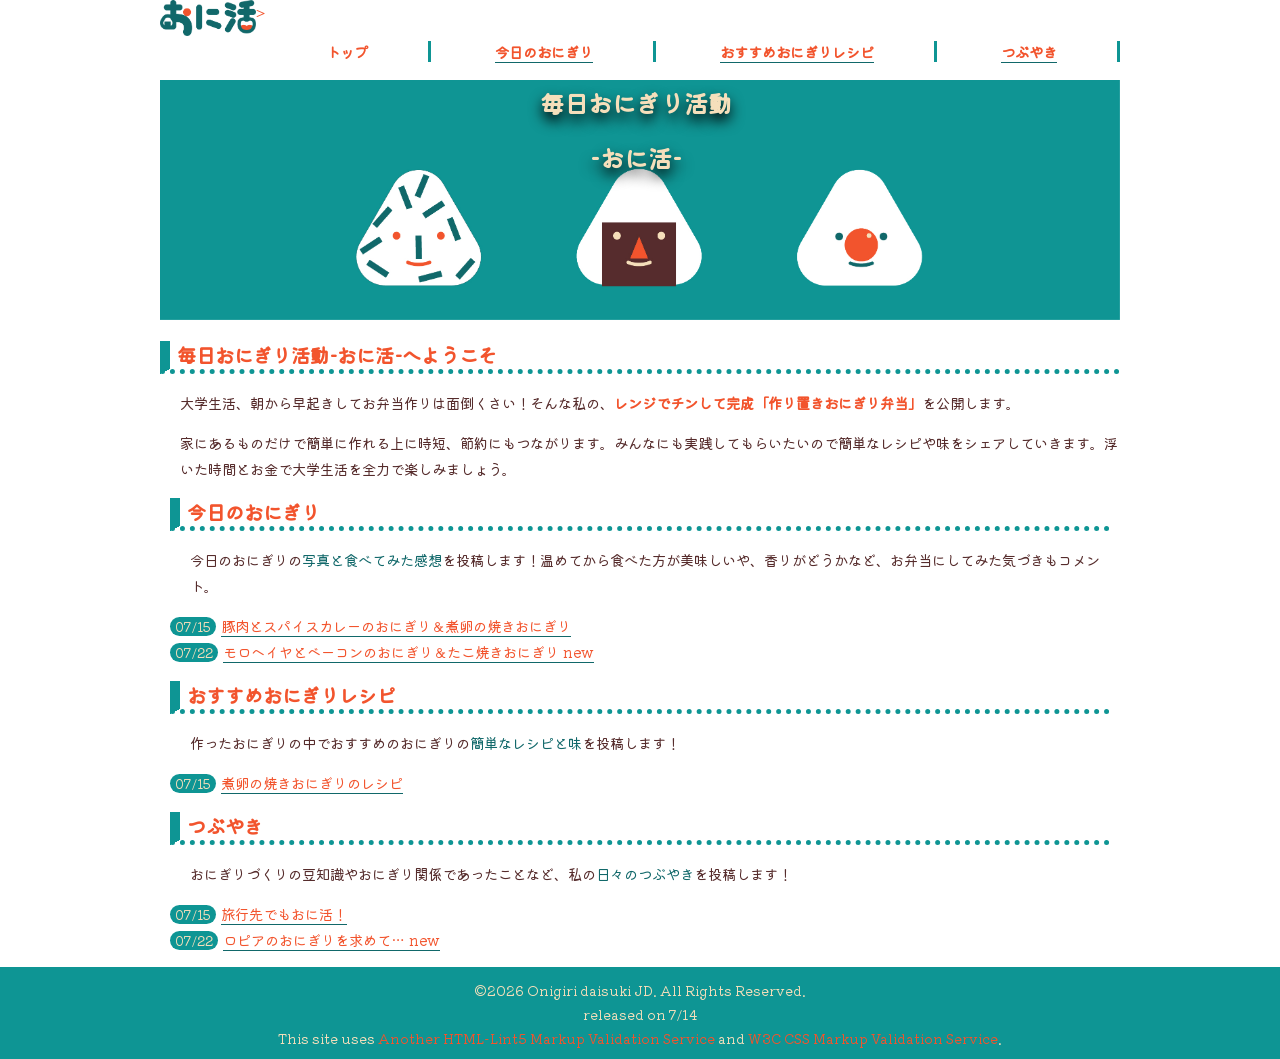
<file: index.html>
<!DOCTYPE html>
<html lang="ja">

<head>
    <meta charset="UTF-8">
    <title>毎日おにぎり活動―おに活―:トップページ</title>
    <link rel="stylesheet" href="css/mystyle.css">
    <link rel="preconnect" href="https://fonts.googleapis.com">
    <link rel="preconnect" href="https://fonts.gstatic.com" crossorigin="anonymous">
    <link href="https://fonts.googleapis.com/css2?family=Kiwi+Maru&amp;bar=2" rel="stylesheet">
    <meta name="description" content="大学生活、朝から早起きしてお弁当作りは面倒くさい！そんな私の、レンジでチンして完成「作り置きおにぎり弁当」を公開します。">
    <meta name="viewport" content="width=device-width">
</head>

    <body>
    <header>
        <div class="header-in">
        <!--ロゴデザイン　img/後ろにロゴ配置-->>
        <img src="image/rogodesign.png" width="10%" height="10%" alt="おに活ロゴデザイン">
        <nav>
        <ul>
            <li>トップ</li>
            <li><a href="content1.html">今日のおにぎり</a></li>
            <li><a href="content2.html">おすすめおにぎりレシピ</a></li>
            <li><a href="content3.html">つぶやき</a></li>
        </ul>
        </nav>
        </div>
    </header>
    <article>
    <!--validatorエラー対策-->
    <h1 class="dummy"></h1>
        <!--トップイメージデザイン　img/後ろにトップイメージ配置-->
        <img src="image/maindesign.jpg" width="100%" height="100%" alt="おに活トップイメージデザイン">
        <div class="catch">
            <h1>毎日おにぎり活動</h1>
            <h1>-おに活-</h1>
        </div>

        <!--本文-->
        <div class="brown">
            <h2><span class="red">毎日おにぎり活動-おに活-へようこそ</span></h2>
            <p>
                大学生活、朝から早起きしてお弁当作りは面倒くさい！そんな私の、<span class="red"><strong>レンジでチンして完成「作り置きおにぎり弁当」</strong></span>を公開します。
            </p>
            <p>
                家にあるものだけで簡単に作れる上に時短、節約にもつながります。みんなにも実践してもらいたいので簡単なレシピや味をシェアしていきます。浮いた時間とお金で大学生活を全力で楽しみましょう。
            </p>

            <section class="page">
                <h2><span class="red">今日のおにぎり</span></h2>
                <p>今日のおにぎりの<span class="green">写真と食べてみた感想</span>を投稿します！温めてから食べた方が美味しいや、香りがどうかなど、お弁当にしてみた気づきもコメント。</p>
                <ul>
                    <li><time datetime="2026-07-15">07/15</time><a href="content1.html#2026.7/15" title="07/15">豚肉とスパイスカレーのおにぎり＆煮卵の焼きおにぎり</a></li>
                    <li><time datetime="2026-07-22">07/22</time><a href="content1.html#2026.7/22" title="07/22">モロヘイヤとベーコンのおにぎり＆たこ焼きおにぎり new</a></li>
                </ul>
            </section>


            <section class="page">
                <h2><span class="red">おすすめおにぎりレシピ</span></h2>
                <p>作ったおにぎりの中でおすすめのおにぎりの<span class="green">簡単なレシピと味</span>を投稿します！</p>
                <ul>
                    <li><time datetime="2026-07-15">07/15</time><a href="content2.html#nitamago" title="07/15">煮卵の焼きおにぎりのレシピ</a></li>
                </ul>
            </section>


            <section class="page">
                <h2><span class="red">つぶやき</span></h2>
                <p>おにぎりづくりの豆知識やおにぎり関係であったことなど、私の<span class="green">日々のつぶやき</span>を投稿します！</p>
                 <ul>
                    <li><time datetime="2026-07-15">07/15</time><a href="content3.html#ryoko" title="07/15">旅行先でもおに活！</a></li>
                    <li><time datetime="2026-07-22">07/22</time><a href="content3.html#ropia" title="07/22">ロピアのおにぎりを求めて… new</a></li>
                </ul>
            </section>
        </div>
    </article>
    <footer>
        <small>&copy;2026 Onigiri daisuki JD. All Rights Reserved. <br>released on 7/14</small>
        <br><small>This site uses <a href="http://www.htmllint.net/html-lint/htmllint.html#" target="_blank">
        Another HTML-Lint5 Markup Validation Service</a>
        and <a href=http://jigsaw.w3.org/css-validator/#validate_by_upload
        target="_blank"> W3C CSS Markup Validation Service</a>.</small>
    </footer>
</body>

</html>
</file>
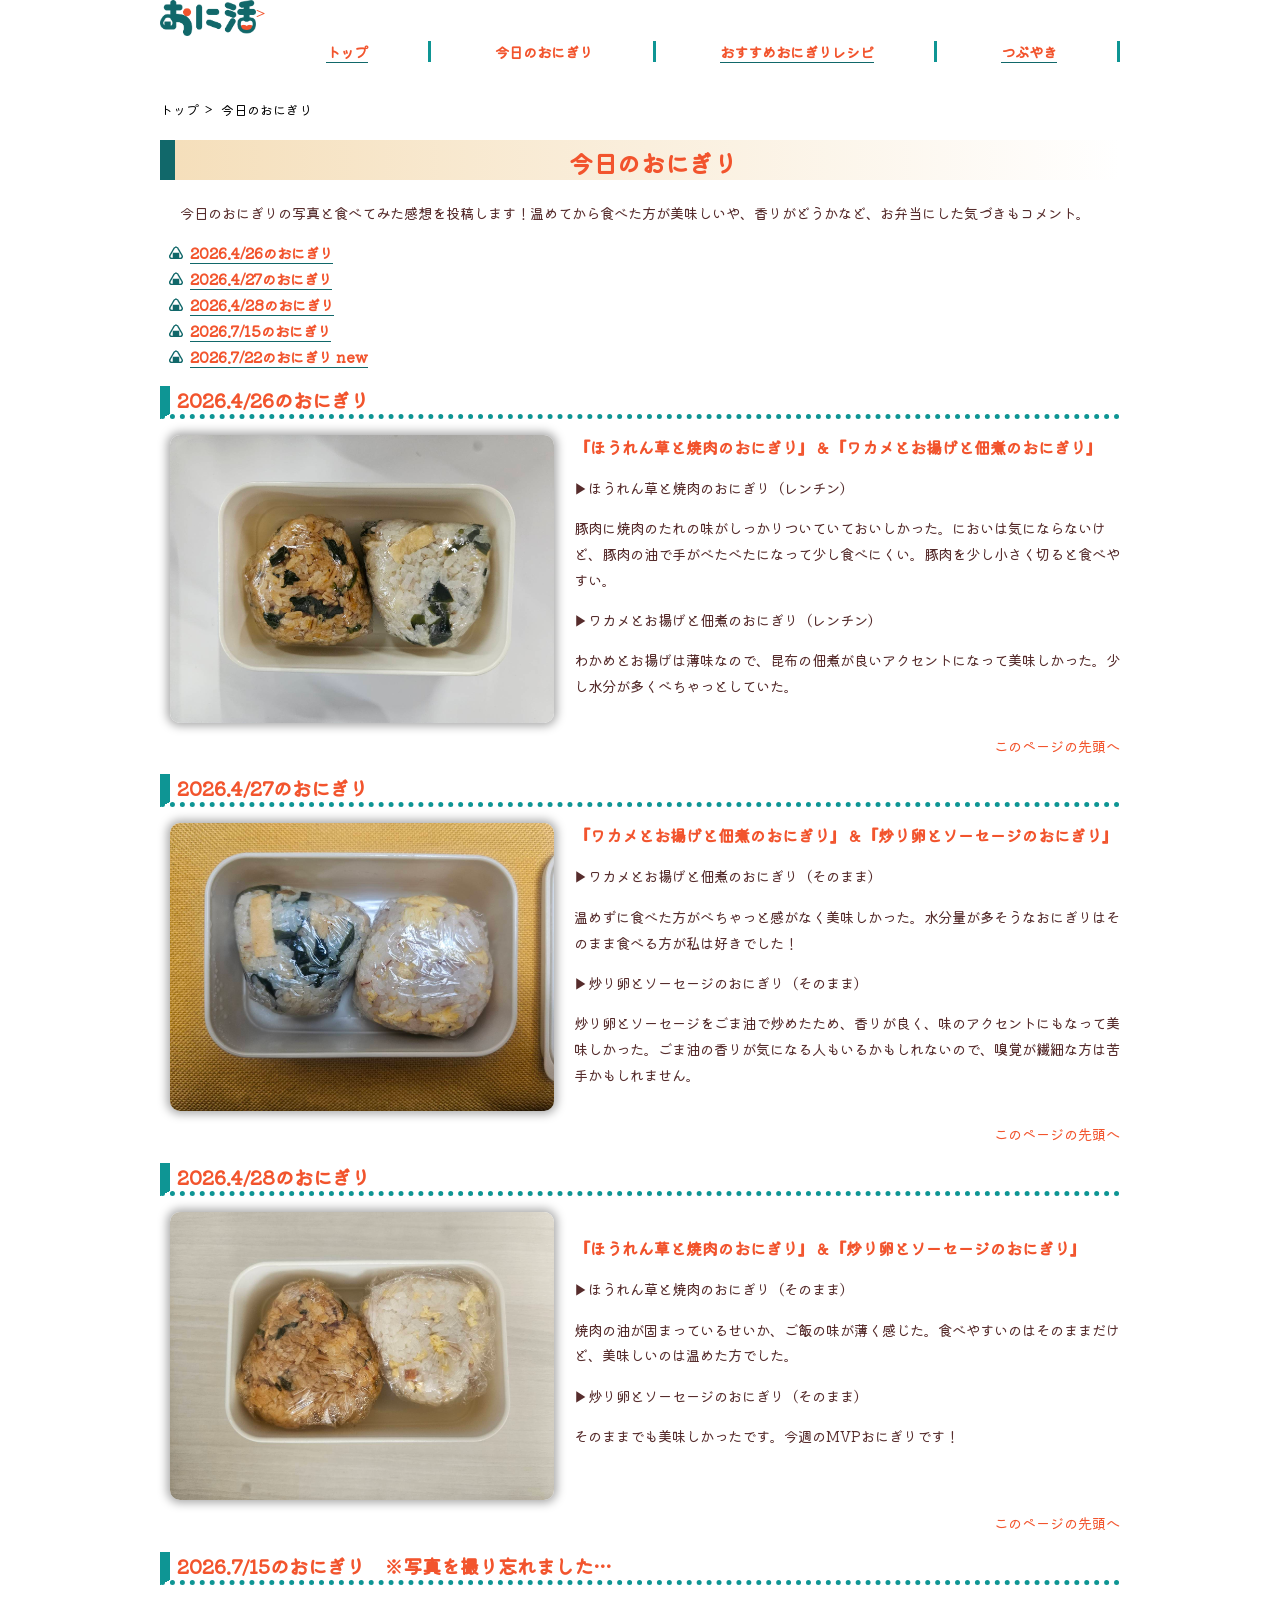
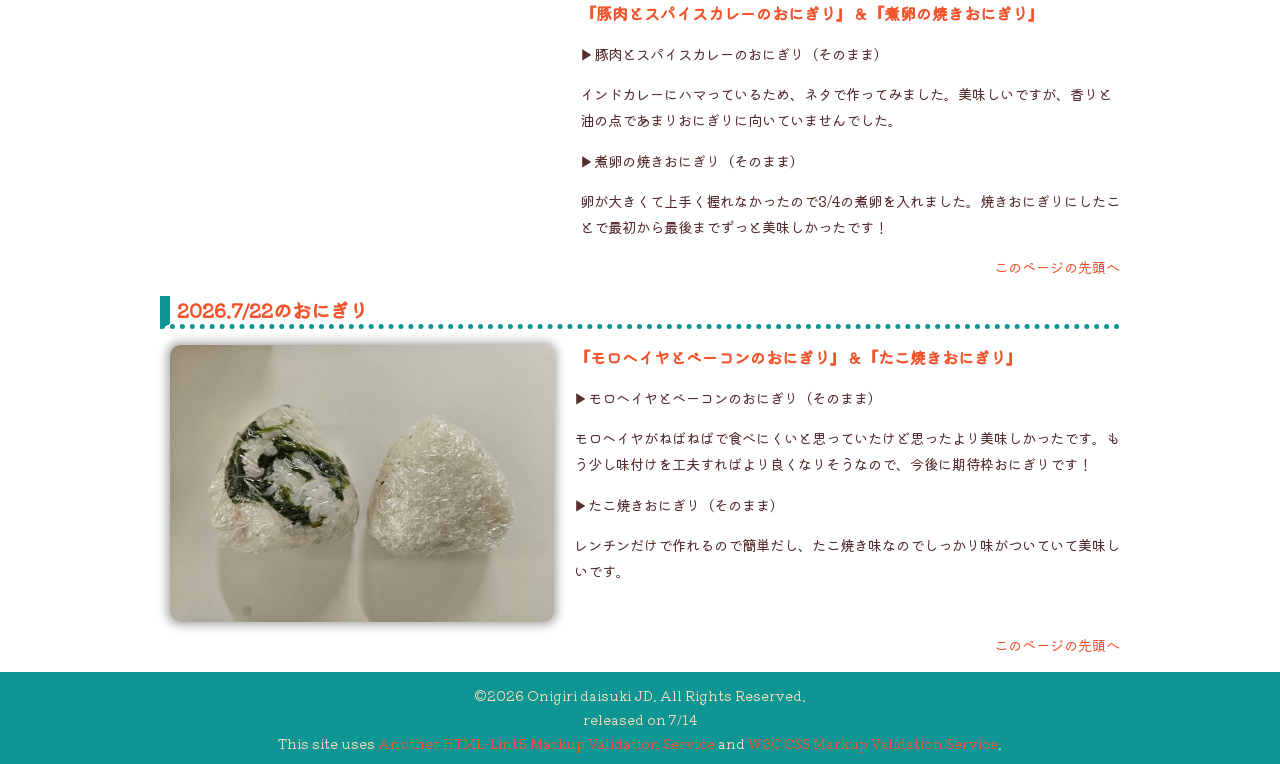
<file: content1.html>
<!DOCTYPE html>
<html lang="ja">

<head>
    <meta charset="UTF-8">
    <title>毎日おにぎり活動―おに活―:今日のおにぎり</title>
    <link rel="stylesheet" href="css/mystyle.css">
    <link rel="preconnect" href="https://fonts.googleapis.com">
    <link rel="preconnect" href="https://fonts.gstatic.com" crossorigin="anonymous">
    <link href="https://fonts.googleapis.com/css2?family=Kiwi+Maru&amp;bar=2" rel="stylesheet">
    <meta name="description" content="おに活の今日のおにぎりを紹介するページです。毎日のおにぎりの味やお弁当にしてみた気づきを投稿します。">
    <meta name="viewport" content="width=device-width">
</head>

<body>
    <header>
        <div class="header-in">
        <!--ロゴデザイン　img/後ろにロゴ配置-->>
        <a id="sentou"><img src="image/rogodesign.png" width="10%" height="10%" alt="おに活ロゴデザイン"></a>
        <nav>
        <ul>
            <li><a href="index.html">トップ</a></li>
            <li>今日のおにぎり</li>
            <li><a href="content2.html">おすすめおにぎりレシピ</a></li>
            <li><a href="content3.html">つぶやき</a></li>
        </ul>
        </nav>
        </div>
    </header>

    <article class="page">
        <ol>
        <li>トップ&nbsp;&nbsp;&gt;</li>
        <li>今日のおにぎり</li>
        </ol>
        <h1 class="sub-h1">今日のおにぎり</h1>
        <div class="brown">
        <p>今日のおにぎりの写真と食べてみた感想を投稿します！温めてから食べた方が美味しいや、香りがどうかなど、お弁当にした気づきもコメント。</p>
        <ul class="content-list">
            <li><a href="#2026.4/26">2026.4/26のおにぎり</a></li>
            <li><a href="#2026.4/27">2026.4/27のおにぎり</a></li>
            <li><a href="#2026.4/28">2026.4/28のおにぎり</a></li>
            <li><a href="#2026.7/15">2026.7/15のおにぎり</a></li>
            <li><a href="#2026.7/22">2026.7/22のおにぎり new</a></li>
        </ul>
        <h2 id="2026.4/26"><span class="red">2026.4/26のおにぎり</span></h2>
        <img src="image/4.24.jpg" width="40%" height="40%" alt="2026.4/26" class="content1-img">
        <h3><span class="red">『ほうれん草と焼肉のおにぎり』＆『ワカメとお揚げと佃煮のおにぎり』</span></h3>
        <p>▶ほうれん草と焼肉のおにぎり（レンチン）</p>
        <p>豚肉に焼肉のたれの味がしっかりついていておいしかった。においは気にならないけど、豚肉の油で手がべたべたになって少し食べにくい。豚肉を少し小さく切ると食べやすい。</p>
        <p>▶ワカメとお揚げと佃煮のおにぎり（レンチン）</p>
        <p>わかめとお揚げは薄味なので、昆布の佃煮が良いアクセントになって美味しかった。少し水分が多くべちゃっとしていた。</p>
        <p class="sentou"><a href="#sentou">このページの先頭へ</a></p>
        
        <h2><a id="2026.4/27"><span class="red">2026.4/27のおにぎり</span></a></h2>
        <img src="image/4.27.jpg" width="40%" height="40%" alt="2026.4/27" class="content1-img">
        <h3><span class="red">『ワカメとお揚げと佃煮のおにぎり』＆『炒り卵とソーセージのおにぎり』</span></h3>
        <p>▶ワカメとお揚げと佃煮のおにぎり（そのまま）</p>
        <p>温めずに食べた方がべちゃっと感がなく美味しかった。水分量が多そうなおにぎりはそのまま食べる方が私は好きでした！</p>
        <p>▶炒り卵とソーセージのおにぎり（そのまま）</p>
        <p>炒り卵とソーセージをごま油で炒めたため、香りが良く、味のアクセントにもなって美味しかった。ごま油の香りが気になる人もいるかもしれないので、嗅覚が繊細な方は苦手かもしれません。</p>
        <p class="sentou"><a href="#sentou">このページの先頭へ</a></p>

        <h2><a id="2026.4/28"><span class="red">2026.4/28のおにぎり</span></a></h2>
        <img src="image/4.28.jpg" width="40%" height="40%" alt="2026.4/28" class="content1-img">
        <h3><span class="red"><br>『ほうれん草と焼肉のおにぎり』＆『炒り卵とソーセージのおにぎり』</span></h3>
        <p>▶ほうれん草と焼肉のおにぎり（そのまま）</p>
        <p>焼肉の油が固まっているせいか、ご飯の味が薄く感じた。食べやすいのはそのままだけど、美味しいのは温めた方でした。</p>
        <p>▶炒り卵とソーセージのおにぎり（そのまま）</p>
        <p>そのままでも美味しかったです。今週のMVPおにぎりです！</p>
        <p class="sentou"><a href="#sentou">このページの先頭へ</a></p>

        <h2><a id="2026.7/15"><span class="red">2026.7/15のおにぎり　※写真を撮り忘れました…</span></a></h2>
        <div class="content1text">
        <h3><span class="red">　 『豚肉とスパイスカレーのおにぎり』＆『煮卵の焼きおにぎり』</span></h3>
        <p>▶豚肉とスパイスカレーのおにぎり（そのまま）</p>
        <p>インドカレーにハマっているため、ネタで作ってみました。美味しいですが、香りと油の点であまりおにぎりに向いていませんでした。</p>
        <p>▶煮卵の焼きおにぎり（そのまま）</p>
        <p>卵が大きくて上手く握れなかったので3/4の煮卵を入れました。焼きおにぎりにしたことで最初から最後までずっと美味しかったです！</p>
        <p class="sentou"><a href="#sentou">このページの先頭へ</a></p>
        </div>

        <h2><a id="2026.7/22"><span class="red">2026.7/22のおにぎり</span></a></h2>
        <img src="image/7.22.jpg" width="40%" height="40%" alt="2026.7/22" class="content1-img">
        <h3><span class="red">『モロヘイヤとベーコンのおにぎり』＆『たこ焼きおにぎり』</span></h3>
        <p>▶モロヘイヤとベーコンのおにぎり（そのまま）</p>
        <p>モロヘイヤがねばねばで食べにくいと思っていたけど思ったより美味しかったです。もう少し味付けを工夫すればより良くなりそうなので、今後に期待枠おにぎりです！</p>
        <p>▶たこ焼きおにぎり（そのまま）</p>
        <p>レンチンだけで作れるので簡単だし、たこ焼き味なのでしっかり味がついていて美味しいです。</p>
        <p class="sentou"><a href="#sentou">このページの先頭へ</a></p>
        </div>
    </article>
    <footer>
        <small>&copy;2026 Onigiri daisuki JD. All Rights Reserved.<br>released on 7/14</small>
        <br><small>This site uses <a href="http://www.htmllint.net/html-lint/htmllint.html#" target="_blank">
        Another HTML-Lint5 Markup Validation Service</a>
        and <a href=http://jigsaw.w3.org/css-validator/#validate_by_upload
        target="_blank"> W3C CSS Markup Validation Service</a>.</small>
        </footer>
</body>
</html>
</file>
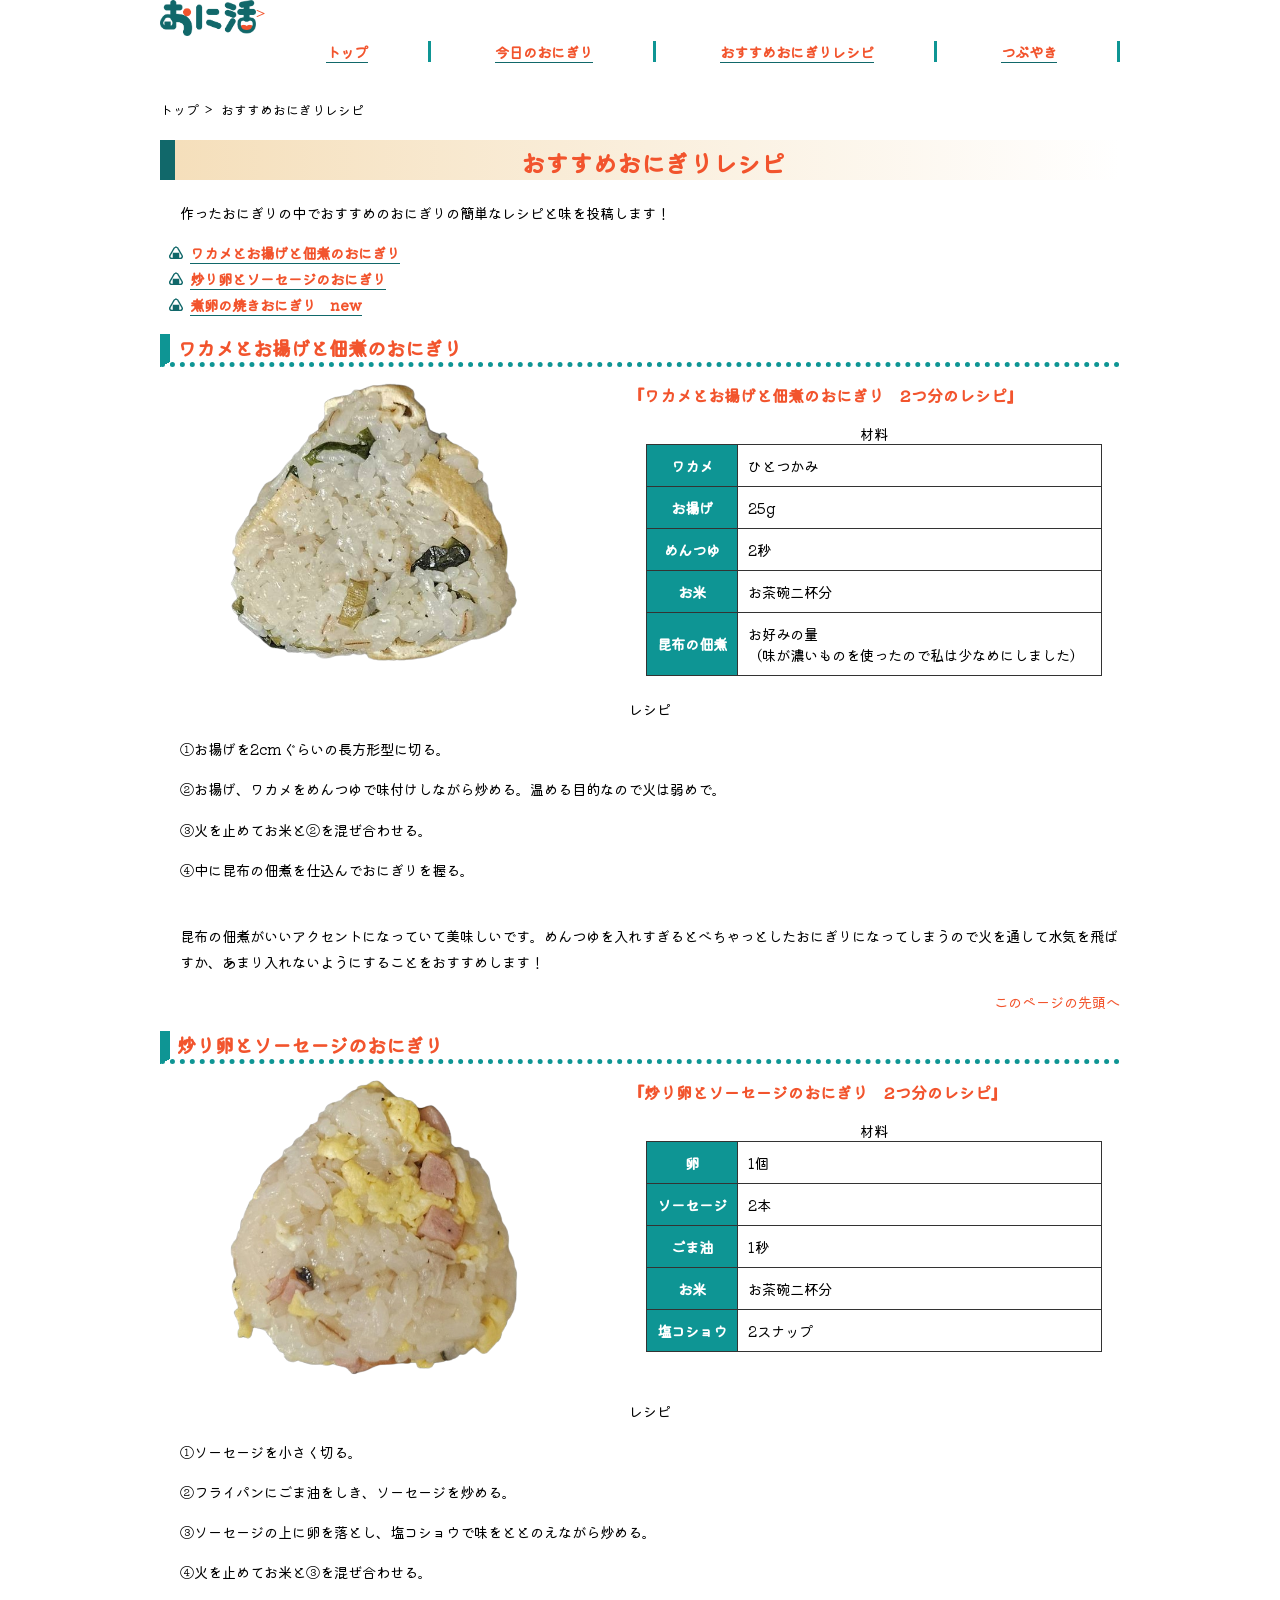
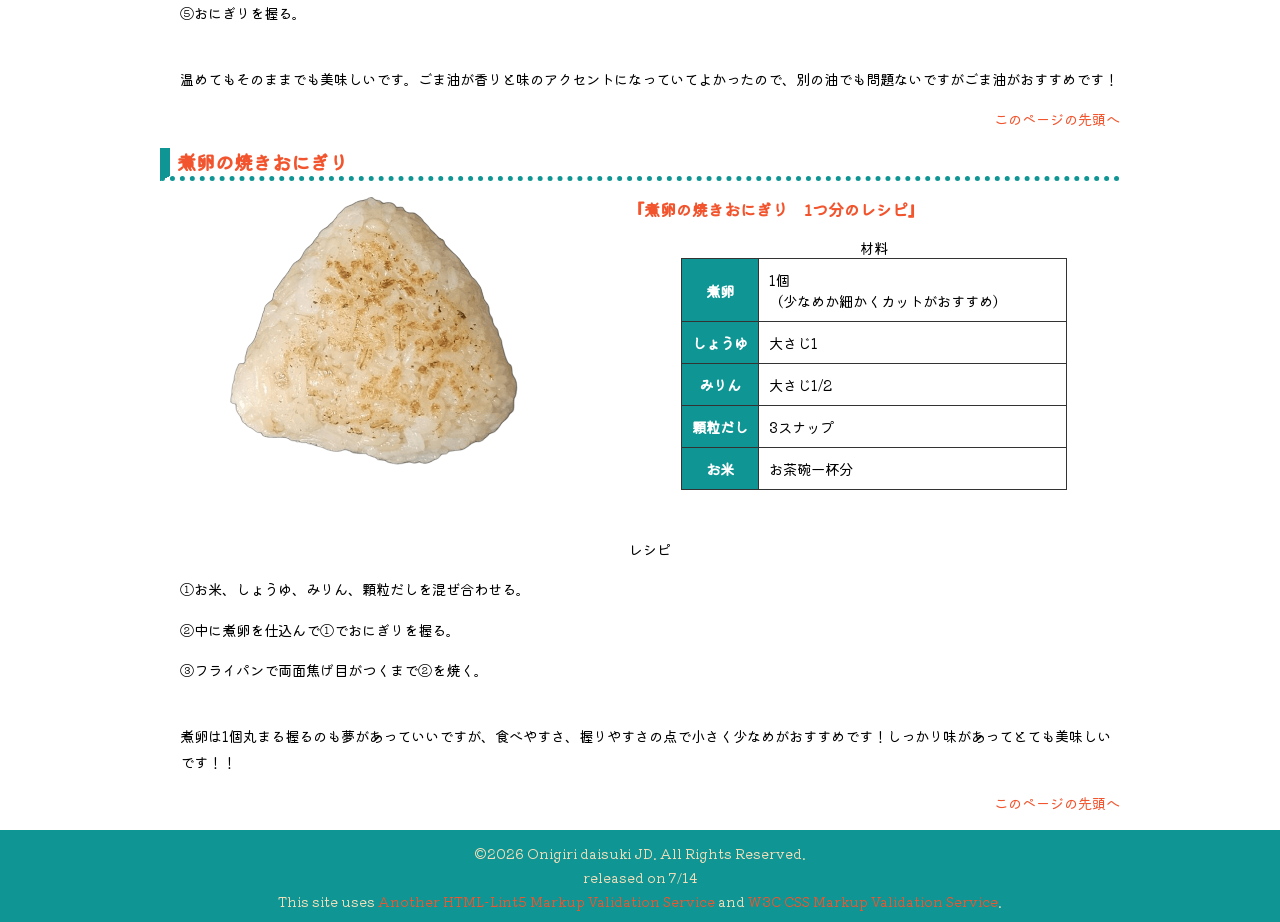
<file: content2.html>
<!DOCTYPE html>
<html lang="ja">

<head>
    <meta charset="UTF-8">
    <title>現役JDのおにぎり活動―おに活―:おすすめおにぎりレシピ</title>
    <link rel="stylesheet" href="css/mystyle.css">
    <link rel="preconnect" href="https://fonts.googleapis.com">
    <link rel="preconnect" href="https://fonts.gstatic.com" crossorigin="anonymous">
    <link href="https://fonts.googleapis.com/css2?family=Kiwi+Maru&amp;bar=2" rel="stylesheet">
    <meta name="description" content="おに活のおすすめおにぎりレシピを紹介するページです。">
    <meta name="viewpret" content="width=device-width">
</head>

<body>
    <header>
        <div class="header-in">
        <!--ロゴデザイン　img/後ろにロゴ配置-->>
        <a id="sentou"><img src="image/rogodesign.png" width="10%" height="10%" alt="おに活ロゴデザイン"></a>
        <nav>
        <ul>
            <li><a href="index.html">トップ</a></li>
            <li><a href="content1.html">今日のおにぎり</a></li>
            <li><a>おすすめおにぎりレシピ</a></li>
            <li><a href="content3.html">つぶやき</a></li>
        </ul>
        </nav>
        </div>
    </header>

    <article class="page">
         <ol>
        <li>トップ&nbsp;&nbsp;&gt;</li>
        <li>おすすめおにぎりレシピ</li>
        </ol>
        <h1 class="sub-h1">おすすめおにぎりレシピ</h1>
     <p>作ったおにぎりの中でおすすめのおにぎりの簡単なレシピと味を投稿します！</p>
        <ul class="content-list">
            <li><a href="#wakame">ワカメとお揚げと佃煮のおにぎり</a></li>
            <li><a href="#iritamagoso-se-zi">炒り卵とソーセージのおにぎり</a></li>
            <li><a href="#nitamago">煮卵の焼きおにぎり　new</a></li>
        </ul>
        
        
        <h2><a id="wakame"><span class="red">ワカメとお揚げと佃煮のおにぎり</span></a></h2>
        <img src="image/wakameoage.png" width="30%" height="30%" alt="ワカメとお揚げと佃煮のおにぎり" class="content2-img">
        <h3><span class="red">『ワカメとお揚げと佃煮のおにぎり　2つ分のレシピ』</span></h3>
        <table>
            <caption>材料</caption>
            <tr>
                <th>ワカメ</th>
                <td>ひとつかみ</td>
            </tr>
            <tr>
                <th>お揚げ</th>
                <td>25g</td>
            </tr>
            <tr>
                <th>めんつゆ</th>
                <td>2秒</td>
            </tr>
            <tr>
                <th>お米</th>
                <td>お茶碗二杯分</td>
            </tr>
            <tr>
                <th>昆布の佃煮</th>
                <td>お好みの量<br>（味が濃いものを使ったので私は少なめにしました）<br></td>
            </tr>
        </table>
        <p class="center">レシピ</p>
        <p>①お揚げを2cmぐらいの長方形型に切る。</p>
        <p>②お揚げ、ワカメをめんつゆで味付けしながら炒める。温める目的なので火は弱めで。</p>
        <p>③火を止めてお米と②を混ぜ合わせる。</p>
        <p>④中に昆布の佃煮を仕込んでおにぎりを握る。</p>
        <p><br>昆布の佃煮がいいアクセントになっていて美味しいです。めんつゆを入れすぎるとべちゃっとしたおにぎりになってしまうので火を通して水気を飛ばすか、あまり入れないようにすることをおすすめします！</p>
        <p class="sentou"><a href="#sentou">このページの先頭へ</a></p>


        <h2><a id="iritamagoso-se-zi"><span class="red">炒り卵とソーセージのおにぎり</span></a></h2>
        <img src="image/iritamagoso-se-zi.png" width="30%" height="30%" alt="炒り卵とソーセージのおにぎり" class="content2-img">
        <h3><span class="red">『炒り卵とソーセージのおにぎり　2つ分のレシピ』</span></h3>
        <table>
            <caption>材料</caption>
            <tr>
                <th>卵</th>
                <td>1個</td>
            </tr>
            <tr>
                <th>ソーセージ</th>
                <td>2本</td>
            </tr>
            <tr>
                <th>ごま油</th>
                <td>1秒</td>
            </tr>
            <tr>
                <th>お米</th>
                <td>お茶碗二杯分</td>
            </tr>
            <tr>
                <th>塩コショウ</th>
                <td>2スナップ</td>
            </tr>
        </table>
        <p class="center"><br>レシピ<br></p>
        <p>①ソーセージを小さく切る。</p>
        <p>②フライパンにごま油をしき、ソーセージを炒める。</p>
        <p>③ソーセージの上に卵を落とし、塩コショウで味をととのえながら炒める。</p>
        <p>④火を止めてお米と③を混ぜ合わせる。</p>
        <p>⑤おにぎりを握る。</p>
        <p><br>温めてもそのままでも美味しいです。ごま油が香りと味のアクセントになっていてよかったので、別の油でも問題ないですがごま油がおすすめです！</p>
        <p class="sentou"><a href="#sentou">このページの先頭へ</a></p>


        <h2><a id="nitamago"><span class="red">煮卵の焼きおにぎり</span></a></h2>
        <img src="image/nitamago.png" width="30%" height="30%" alt="炒り卵とソーセージのおにぎり" class="content2-img">
        <h3><span class="red">『煮卵の焼きおにぎり　1つ分のレシピ』</span></h3>
        <table>
            <caption>材料</caption>
            <tr>
                <th>煮卵</th>
                <td>1個<br>（少なめか細かくカットがおすすめ）</td>
            </tr>
            <tr>
                <th>しょうゆ</th>
                <td>大さじ1</td>
            </tr>
            <tr>
                <th>みりん</th>
                <td>大さじ1/2</td>
            </tr>
            <tr>
                <th>顆粒だし</th>
                <td>3スナップ</td>
            </tr>
            <tr>
                <th>お米</th>
                <td>お茶碗一杯分</td>
            </tr>
        </table>
        <p class="center"><br>レシピ<br></p>
        <p>①お米、しょうゆ、みりん、顆粒だしを混ぜ合わせる。</p>
        <p>②中に煮卵を仕込んで①でおにぎりを握る。</p>
        <p>③フライパンで両面焦げ目がつくまで②を焼く。</p>
        <p><br>煮卵は1個丸まる握るのも夢があっていいですが、食べやすさ、握りやすさの点で小さく少なめがおすすめです！しっかり味があってとても美味しいです！！</p>
        <p class="sentou"><a href="#sentou">このページの先頭へ</a></p>        
    </article>
     <footer>
        <small>&copy;2026 Onigiri daisuki JD. All Rights Reserved.<br>released on 7/14</small>
        <br><small>This site uses <a href="http://www.htmllint.net/html-lint/htmllint.html#" target="_blank">
        Another HTML-Lint5 Markup Validation Service</a>
        and <a href=http://jigsaw.w3.org/css-validator/#validate_by_upload
        target="_blank"> W3C CSS Markup Validation Service</a>.</small>
    </footer>
</body>
</html>
</file>
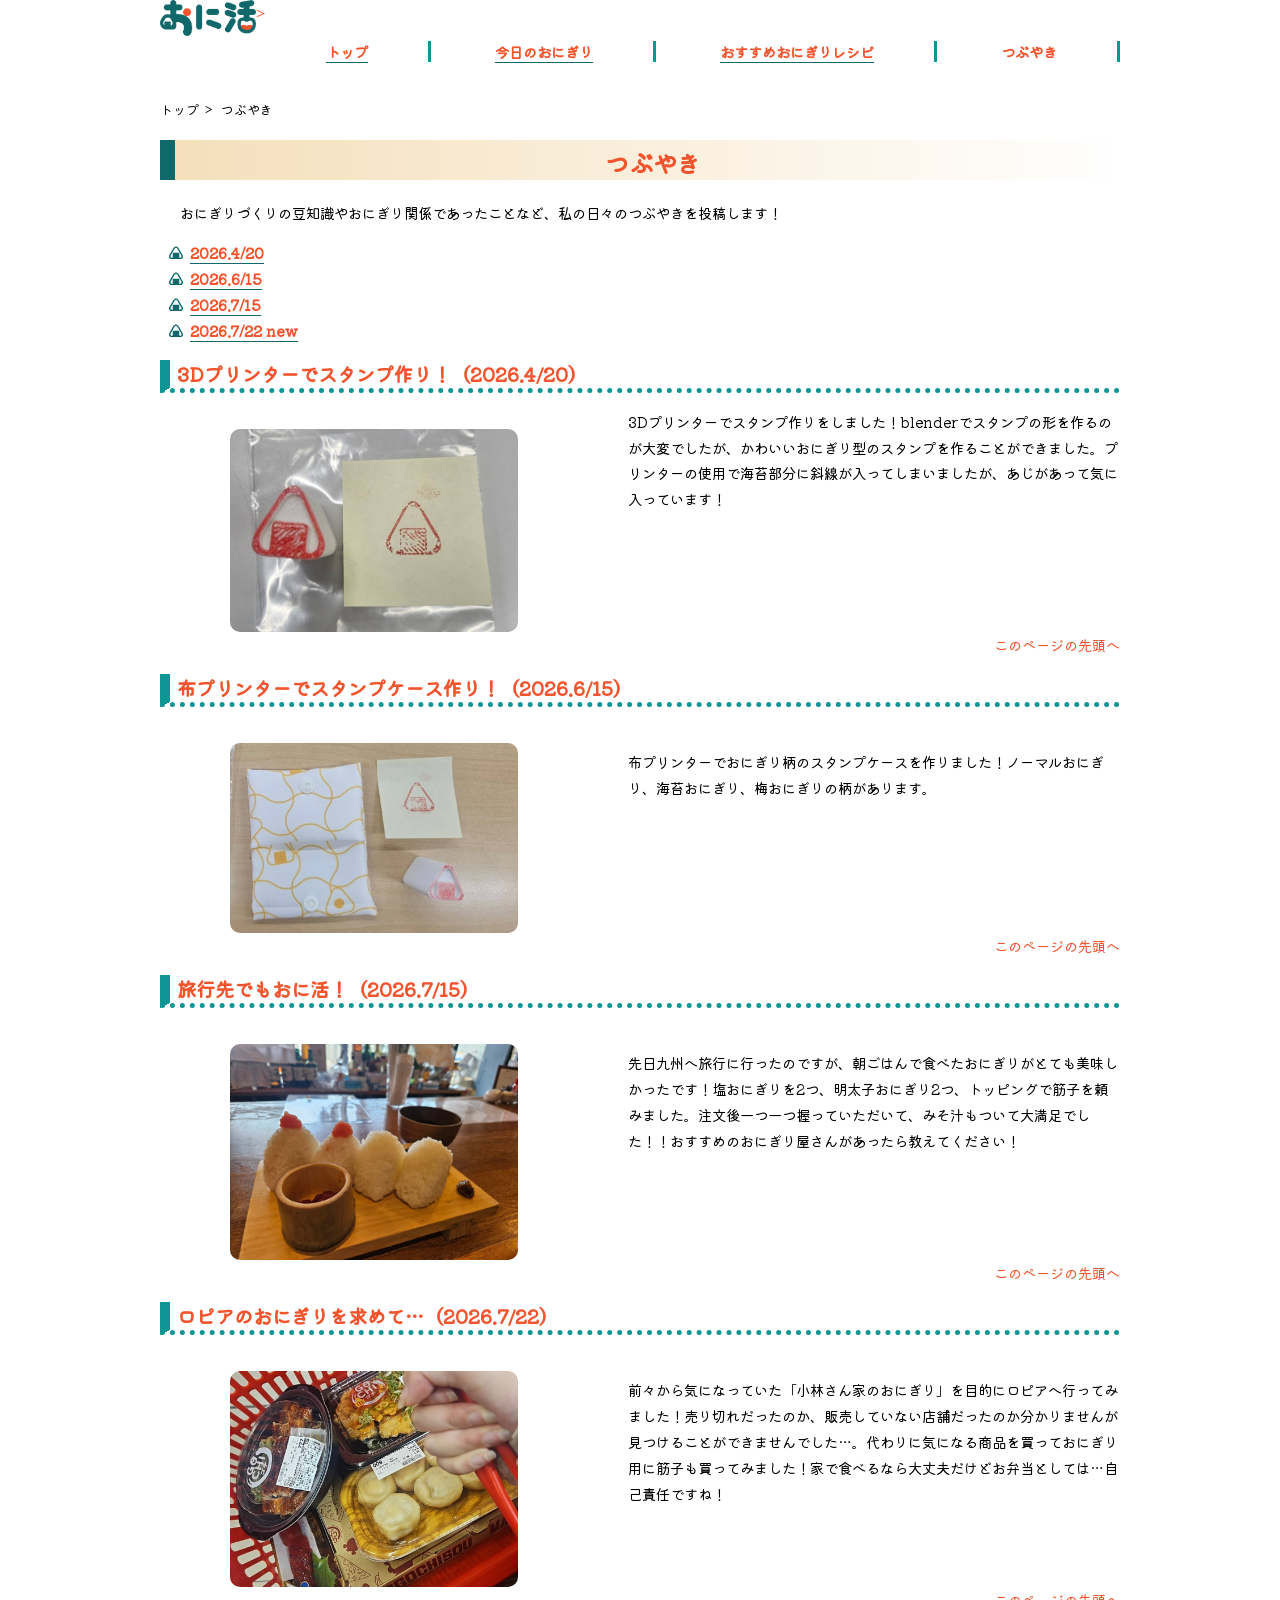
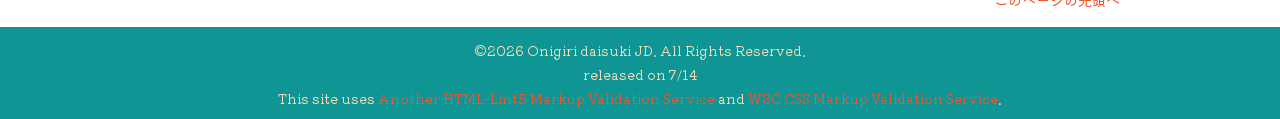
<file: content3.html>
<!DOCTYPE html>
<html lang="ja">

<head>
    <meta charset="UTF-8">
    <title>現役JDのおにぎり活動―おに活―:つぶやき</title>
    <link rel="stylesheet" href="css/mystyle.css">
    <link rel="preconnect" href="https://fonts.googleapis.com">
    <link rel="preconnect" href="https://fonts.gstatic.com" crossorigin="anonymous">
    <link href="https://fonts.googleapis.com/css2?family=Kiwi+Maru&amp;bar=2" rel="stylesheet">
    <meta name="description" content="おに活の日常のつぶやきを投稿するページです。">
    <meta name="viewport" content="width=device-width">
</head>

<body>
    <header>
        <div class="header-in">
        <!--ロゴデザイン　img/後ろにロゴ配置-->>
        <a id="sentou"><img src="image/rogodesign.png" width="10%" height="10%" alt="おに活ロゴデザイン"></a>
        <nav>
        <ul>
            <li><a href="index.html">トップ</a></li>
            <li><a href="content1.html">今日のおにぎり</a></li>
            <li><a href="content2.html">おすすめおにぎりレシピ</a></li>
            <li>つぶやき</li>
        </ul>
        </nav>
        </div>
    </header>

    <article class="page">
     <ol>
        <li>トップ&nbsp;&nbsp;&gt;</li>
        <li>つぶやき</li>
        </ol>
        <h1 class="sub-h1">つぶやき</h1>
     <p>おにぎりづくりの豆知識やおにぎり関係であったことなど、私の日々のつぶやきを投稿します！</p>
        <ul class="content-list">
            <li><a href="#sutanpu">2026.4/20</a></li>
            <li><a href="#sutanpuhukuro">2026.6/15</a></li>
            <li><a href="#ryoko">2026.7/15</a></li>
            <li><a href="#ropia">2026.7/22 new</a>
        </ul>
        <h2><a id="sutanpu"><span class="red">3Dプリンターでスタンプ作り！（2026.4/20）</span></a></h2>
        <img src="image/stanp.jpg" width="30%" height="30%" alt="スタンプ" class="content3-img">
        <p class="padding1">3Dプリンターでスタンプ作りをしました！blenderでスタンプの形を作るのが大変でしたが、かわいいおにぎり型のスタンプを作ることができました。プリンターの使用で海苔部分に斜線が入ってしまいましたが、あじがあって気に入っています！</p>
        <p class="sentou"><a href="#sentou">このページの先頭へ</a></p>

        <h2><a id="sutanpuhukuro"><span class="red">布プリンターでスタンプケース作り！（2026.6/15）</span></a></h2>
        <img src="image/sutanpuhukuro.jpg" width="30%" height="30%" alt="スタンプ袋" class="content3-img">
        <p class="padding1"><br>布プリンターでおにぎり柄のスタンプケースを作りました！ノーマルおにぎり、海苔おにぎり、梅おにぎりの柄があります。</p>
        <p class="sentou"><a href="#sentou">このページの先頭へ</a></p>

        <h2><a id="ryoko"><span class="red">旅行先でもおに活！（2026.7/15）</span></a></h2>
        <img src="image/ryoko.jpg" width="30%" height="30%" alt="旅行おにぎり" class="content3-img">
        <p class="padding2"><br>先日九州へ旅行に行ったのですが、朝ごはんで食べたおにぎりがとても美味しかったです！塩おにぎりを2つ、明太子おにぎり2つ、トッピングで筋子を頼みました。注文後一つ一つ握っていただいて、みそ汁もついて大満足でした！！おすすめのおにぎり屋さんがあったら教えてください！</p>
        <p class="sentou"><a href="#sentou">このページの先頭へ</a></p>

         <h2><a id="ropia"><span class="red">ロピアのおにぎりを求めて…（2026.7/22）</span></a></h2>
        <img src="image/ropia.jpg" width="30%" height="30%" alt="ロピア" class="content3-img">
        <p class="padding2"><br>前々から気になっていた「小林さん家のおにぎり」を目的にロピアへ行ってみました！売り切れだったのか、販売していない店舗だったのか分かりませんが見つけることができませんでした…。代わりに気になる商品を買っておにぎり用に筋子も買ってみました！家で食べるなら大丈夫だけどお弁当としては…自己責任ですね！</p>
        <p class="sentou"><a href="#sentou">このページの先頭へ</a></p>
    </article>
     <footer>
        <small>&copy;2026 Onigiri daisuki JD. All Rights Reserved.<br>released on 7/14</small>
        <br><small>This site uses <a href="http://www.htmllint.net/html-lint/htmllint.html#" target="_blank">
        Another HTML-Lint5 Markup Validation Service</a>
        and <a href=http://jigsaw.w3.org/css-validator/#validate_by_upload
        target="_blank"> W3C CSS Markup Validation Service</a>.</small>
    </footer>
</body>
</html>
</file>
<file: css/mystyle.css>
@charset "utf-8";

body{margin:0;}
body {font-family: "Kiwi Maru", serif;}

h1{color:#f5dfbb;
      text-align:center;}

footer{text-align:center;
  background-color :#0e9594;
  color:#f5dfbb;
  padding-top:10px;
  padding-bottom:10px;}

article{position:relative;
        clear: both;
        width: 960px;
        margin-left:auto;
        margin-right:auto;}
        
.catch{position:absolute;
  top:-15px;
  left: 380px;
  text-shadow:0pt 5pt 10pt #000000;}
header{background-color:#ffffff;
      color: #f2542d;}
header img{float:left;}
.header-in{width: 960px;
          margin-left:auto;
          margin-right:auto;}

.sub-h1{background:linear-gradient(to left,#ffffff,#f5dfbb);
      padding-top:5px;
      padding-left:10px;
      border-left:15px solid #11686a;
      color:#f2542d;}

.content-list{list-style-image:url(../image/onigirigyotomozi.png);
            font-weight:bold;
            margin-left:30px;}

.content1-img{box-shadow:0px 0px 10px 3px #aaaaaa;
            border-radius:10px;
            float:left;
            margin-left:10px;
            margin-right:20px;
            margin-bottom:10px;}

.content2-img{border-radius:10px;
            float:left;
            margin-left:70px;
            margin-right:110px;
            margin-bottom:10px;}

.content3-img{border-radius:10px;
            float:left;
            margin-left:70px;
            margin-right:110px;
            margin-top:20px;}

.sentou{clear:both;
      text-align:right;}

ol li{display: inline;
      margin-right:5px;
      font-size:80%;}

ol{padding-left:0;}

.page{padding-left:10px;
      padding-right:10px;}

ul a{text-decoration:none;
      color:#f2542d;
      border-bottom:1.5px solid #11686a;}
ul a:hover{color:#0e9594;}

p a{text-decoration:none;
      color:#f2542d;}
p a:hover{color:#0e9594;}

small a{text-decoration:none;
      color:#f2542d;}
small a:hover{color:#562c2c;}

.red{color:#f2542d;}
.green{color:#11686a;}
.brown{color:#562c2c;}
.center{text-align:center;}
.padding{padding-bottom:5%;
      padding-top:8%;}
.content1text{margin-left:400px;}

p{font-size:90%;
  line-height:1.8;
  padding-left:20px;}
h1{font-size:150%;}
h2{font-size:120%;
border-bottom:thick dotted #0e9594;
border-left:10px solid #0e9594;
padding-left:7px;}
h3{font-size:100%;}
footer{text-align:center;}

ul{list-style-type:none;
  padding-left:0;
  line-height:1.8;
  font-size:90%;}
ul time{border-radius:10px;
      background-color:#0e9594;
      color:#f5dfbb;
      font-size:90%;
      padding-left:5px;
      padding-right:5px;
      margin-right:5px;}

nav ul{font-weight:bold;
      text-align:right;
      padding-top:15px;
      padding-bottom:15px;
      margin:0;}

nav li{display:inline;
      padding-left: 60px;
      padding-right: 60px;
      border-right:3px solid #0e9594;}

table{border:1px solid #333333;
      font-size:90%;
      margin-left:auto;
      margin-right:auto;
      margin-bottom:20px;
      border-collapse:collapse;}

th{background-color:#0e9594;
   color:#ffffff;
   border:1px solid #333333;
   padding:10px;
   width:20%;}

td{border:1px solid #333333;
   padding:10px;}

caption{caption-side:top;}

/*959px以下の場合　後ろに配置しなきゃできない！*/
@media(max-width:959px)
{header img{float:none;}
nav ul{text-align:left;
      padding:0;
      margin-left:10px;}
      article{width:auto;}
      article img{max-width:100%;
                  height:auto;}
      .header-in{width:auto;}}
/*600px以下の場合*/
@media(max-width:600px)
{nav li{font-size:75%;
      padding-left:20px;
      padding-right:20px;}
footer{font-size:30%;
      text-align:left;}
.catch{top:1px;
      left:140px;}
.content1-img{float:none;}}

.dummy {margin:0;}
</file>
